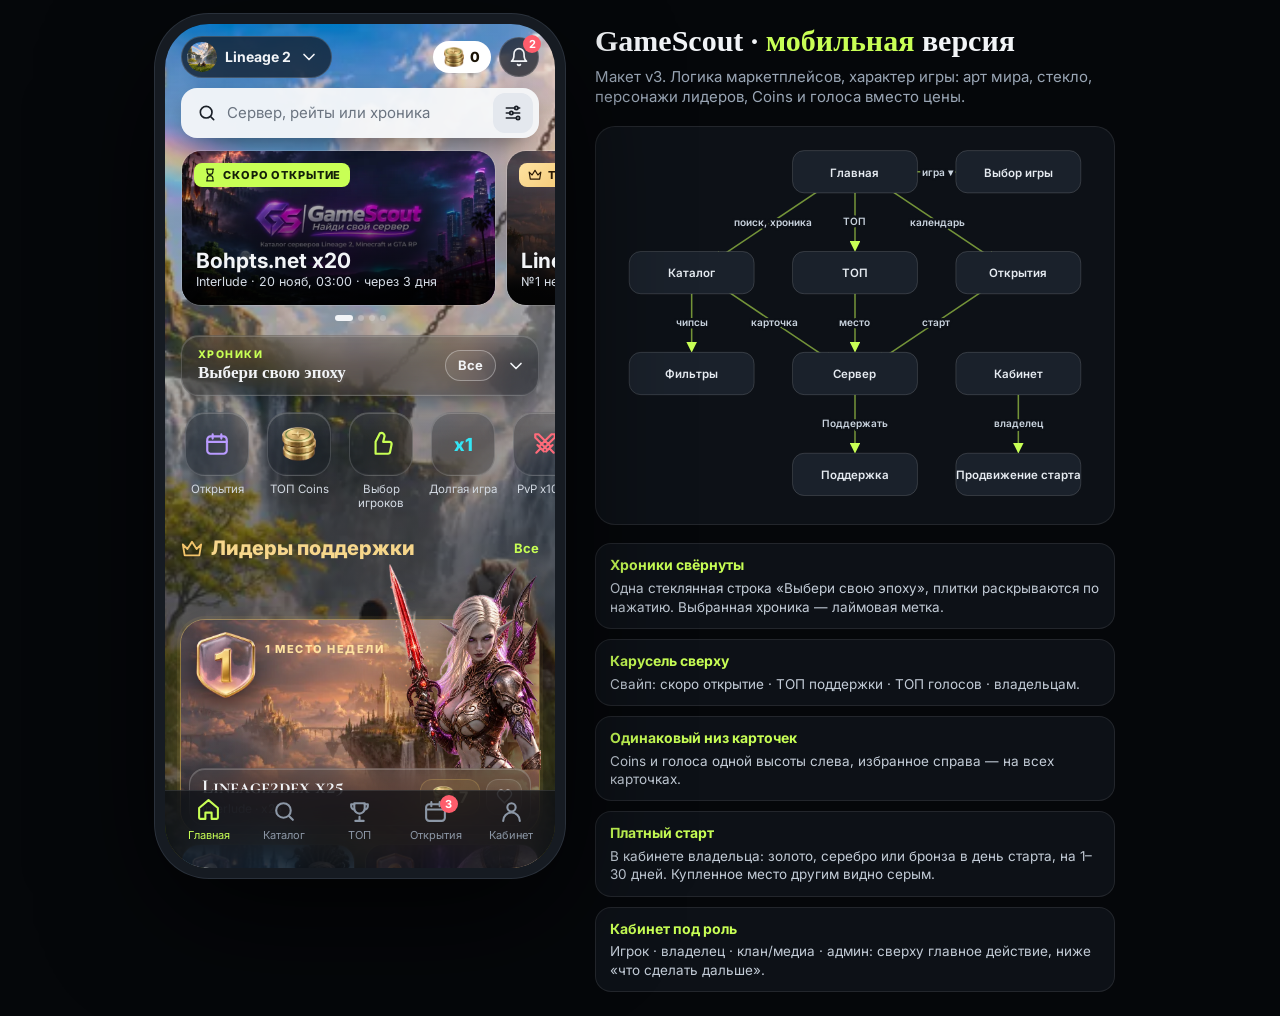
<file: mobile-ux/index.html>
<!doctype html>
<html lang="ru">
<head>
<meta charset="utf-8">
<meta name="viewport" content="width=device-width,initial-scale=1,viewport-fit=cover">
<meta name="robots" content="noindex,nofollow">
<meta name="theme-color" content="#0a0d12">
<title>GameScout · мобильная версия (макет v3)</title>
<link rel="preconnect" href="https://fonts.googleapis.com">
<link rel="preconnect" href="https://fonts.gstatic.com" crossorigin>
<link href="https://fonts.googleapis.com/css2?family=Inter:wght@400;500;600;700;800&family=Cormorant+SC:wght@600;700&display=swap" rel="stylesheet">
<style>
:root{--bg:#0a0d12;--ink:#f2f4f7;--muted:#9aa6b5;--line:#ffffff21;--lime:#c8ff55;--lime-ink:#14200a;--gold:#f2c46b;--coin:#f5e4bc;--red:#ff5d6c;--violet:#b99bff;
  --glass:#121820a6;--glass-hi:linear-gradient(150deg,#ffffff17,#ffffff04 55%)}
*{box-sizing:border-box;margin:0;padding:0;-webkit-tap-highlight-color:transparent}
html,body{height:100%;background:#05070a;color:var(--ink);font:400 14px/1.35 Inter,system-ui,sans-serif;overscroll-behavior:none}
button{font:inherit;color:inherit;background:none;border:0;cursor:pointer;text-align:inherit}
img{display:block;max-width:100%}
.ic{width:20px;height:20px;flex:none}

/* ===== stage: full screen everywhere except a wide desktop with a mouse ===== */
.stage{min-height:100%}
.phone{position:relative;width:100vw;height:100vh;height:100dvh;overflow:hidden;background:var(--bg)}
.side{display:none}
@media (min-width:1100px) and (pointer:fine){
  .stage{display:flex;gap:40px;align-items:flex-start;justify-content:center;padding:24px}
  .phone{width:390px;height:min(844px,calc(100vh - 48px));border-radius:44px;box-shadow:0 0 0 10px #161b22,0 0 0 11px #2a313b,0 40px 120px #000c;flex:none}
  .side{display:block;max-width:520px;flex:1}
}

/* ===== screens over the world art ===== */
.screen{position:absolute;inset:0;overflow-y:auto;overflow-x:hidden;scrollbar-width:none;padding-bottom:100px;transition:transform .32s cubic-bezier(.2,.8,.2,1),opacity .2s;
  background:linear-gradient(180deg,#0a0d1210 0%,#0a0d1259 45%,#0a0d12a6 80%,#0a0d12cc 100%),url(img/rainbow-768.webp) 42% 0/cover no-repeat,#0a0d12}
.screen::-webkit-scrollbar{display:none}
.screen.hidden{opacity:0;pointer-events:none}
.screen.off-r{transform:translateX(100%)} .screen.off-l{transform:translateX(-28%);opacity:0;pointer-events:none}
.screen.push{padding-bottom:110px}
#server.screen{background:#0a0d12}

/* glass material */
.g{background-color:#0a0e1452;background-image:linear-gradient(180deg,#ffffff17,#ffffff03 45%);-webkit-backdrop-filter:blur(18px) saturate(1.7) brightness(.92);backdrop-filter:blur(18px) saturate(1.7) brightness(.92);border:1px solid #ffffff29;box-shadow:inset 0 1px 0 #ffffff2e,inset 0 -1px 0 #ffffff0a,0 14px 30px -22px #000}

/* header */
.head{padding:12px 16px 0}
.toprow{display:flex;align-items:center;gap:8px}
.world-chip{display:flex;align-items:center;gap:8px;padding:5px 12px 5px 5px;border-radius:999px;font-weight:700;background:#0b0f15a8;border:1px solid #ffffff2b;-webkit-backdrop-filter:blur(12px);backdrop-filter:blur(12px)}
.world-chip img{width:30px;height:30px;border-radius:50%;object-fit:cover}
.grow{flex:1}
.pill-coins{display:flex;align-items:center;gap:6px;padding:6px 11px;border-radius:999px;background:#fff;color:#1b1406;font-weight:800}
.pill-coins img{width:20px;height:20px}
.icon-btn{position:relative;width:40px;height:40px;border-radius:50%;display:grid;place-items:center;background:#0b0f15a8;border:1px solid #ffffff2b;-webkit-backdrop-filter:blur(12px);backdrop-filter:blur(12px)}
.badge{position:absolute;top:-3px;right:-3px;min-width:18px;height:18px;padding:0 5px;border-radius:9px;background:var(--red);color:#fff;font:700 11px/18px Inter;text-align:center}
.search{margin-top:10px;width:100%;display:flex;align-items:center;gap:10px;height:50px;padding:0 6px 0 16px;border-radius:16px;background:#f6f8faf2;color:#1a1f27;box-shadow:0 10px 30px -12px #000a}
.search span{flex:1;color:#6b7480;font-size:15px}
.search .filter{width:40px;height:40px;border-radius:12px;display:grid;place-items:center;background:#e4e8ee}

/* promo carousel (swipe): opening · top support · top votes · owners */
.carousel{display:flex;gap:10px;overflow-x:auto;scroll-snap-type:x mandatory;padding:12px 16px 0;scrollbar-width:none}
.carousel::-webkit-scrollbar{display:none}
.promo{flex:0 0 88%;scroll-snap-align:center;height:156px;border-radius:20px;position:relative;overflow:hidden;padding:14px;display:flex;flex-direction:column;justify-content:flex-end;border:1px solid #ffffff26}
.promo img.bg{position:absolute;inset:0;width:100%;height:100%;object-fit:cover}
.promo::after{content:"";position:absolute;inset:0;background:linear-gradient(0deg,#000000f0 10%,#00000070 55%,#0000 85%)}
.promo>*:not(.bg){position:relative;z-index:2}
.promo .hero{position:absolute;right:6px;bottom:0;height:150px;width:auto;z-index:1;filter:drop-shadow(0 8px 16px #000c)}
.tag{align-self:flex-start;display:inline-flex;align-items:center;gap:6px;font:800 11px Inter;letter-spacing:.08em;text-transform:uppercase;padding:5px 9px;border-radius:8px;background:var(--lime);color:var(--lime-ink)}
.tag .ic{width:14px;height:14px}
.tag.gold{background:linear-gradient(140deg,#ffe3a1,#e2a43a);color:#2a1a05}
.tag.violet{background:#b99bff;color:#1a0c33}
.promo .tag{position:absolute;left:12px;top:12px}
.promo h3{font-size:21px;line-height:1.1}
.promo p{color:#d6dde6;font-size:12.5px;margin-top:2px}
.dots{display:flex;gap:5px;justify-content:center;margin-top:9px}.dots i{width:6px;height:6px;border-radius:3px;background:#ffffff40;transition:.2s}.dots i.on{width:18px;background:var(--ink)}

/* chronicles: one compact bar, the grid opens on tap */
.chron{margin:14px 16px 0;border-radius:18px;overflow:hidden}
.chron-bar{width:100%;display:flex;align-items:center;gap:10px;padding:12px 12px 12px 16px}
.chron-bar .k{font:800 10.5px Inter;letter-spacing:.14em;text-transform:uppercase;color:var(--lime)}
.chron-bar .t{font:700 17px Georgia,serif;margin-top:2px}
.chron-bar .cur{margin-left:auto;padding:6px 12px;border-radius:999px;border:1px solid #ffffff55;background:#ffffff12;font-weight:700;font-size:13px;white-space:nowrap}
.chron-bar .cur.on{background:var(--lime);color:var(--lime-ink);border-color:var(--lime)}
.chron-bar .chev{transition:transform .25s}
.chron.open .chev{transform:rotate(180deg)}
.chron-body{display:grid;grid-template-rows:0fr;transition:grid-template-rows .3s ease}
.chron.open .chron-body{grid-template-rows:1fr}
.chron-body>div{overflow:hidden}
.tiles{display:grid;grid-template-columns:repeat(3,1fr);gap:8px;padding:0 12px 12px}
.tile{position:relative;height:84px;border-radius:14px;overflow:hidden;padding:8px 9px;display:flex;align-items:flex-end;border:1px solid #ffffff24}
.tile img{position:absolute;inset:0;width:100%;height:100%;object-fit:cover;object-position:78% 18%}
.tile::after{content:"";position:absolute;inset:0;background:linear-gradient(0deg,#000d 8%,#0000 60%)}
.tile b{position:relative;z-index:1;font-size:13px;text-shadow:0 1px 3px #000}
.tile.on{outline:2px solid var(--lime);outline-offset:-2px}
.tile.all{background:#ffffff10;align-items:center;justify-content:center;text-align:center}
.tile.all::after{display:none}

/* shortcuts: equal tiles, lift + glow on hover/press, selected state */
.shortcuts{display:grid;grid-auto-flow:column;grid-auto-columns:72px;gap:10px;overflow-x:auto;padding:16px 16px 6px;scrollbar-width:none}
.shortcuts::-webkit-scrollbar{display:none}
.sc{display:flex;flex-direction:column;align-items:center;gap:7px;font-size:11.5px;line-height:1.2;color:#d7dee7;text-align:center}
.sc i{display:grid;place-items:center;width:64px;height:64px;border-radius:20px;font-style:normal;color:var(--c);transition:transform .22s cubic-bezier(.2,.9,.3,1.4),box-shadow .22s}
.sc i .ic{width:26px;height:26px}.sc i img{width:34px;height:34px}.sc i b{font:800 18px Inter}
.sc>span{height:28px;display:flex;align-items:flex-start;justify-content:center}
.sc:hover i,.sc:focus-visible i{transform:translateY(-4px) scale(1.04);box-shadow:inset 0 1px 0 #ffffff2a,0 0 0 1px color-mix(in srgb,var(--c) 55%,transparent),0 14px 26px -10px var(--c)}
.sc:active i,.sc.sel i{transform:translateY(-5px) scale(1.07);box-shadow:inset 0 1px 0 #ffffff2a,0 0 0 2px var(--c),0 16px 30px -10px var(--c)}
.sc.sel>span{color:var(--c);font-weight:700}

/* sections */
.sec{padding:18px 16px 0}
.sec-h{display:flex;align-items:center;justify-content:space-between;margin-bottom:10px}
.sec-h h2{display:flex;align-items:center;gap:8px;font-size:20px;font-weight:800}
.sec-h h2 .ic{width:22px;height:22px}
.sec-h a{color:var(--lime);font-weight:700;font-size:13px}
.h-gold{color:#f7d78c}.h-gold .ic{color:var(--gold)} .h-lime .ic{color:var(--lime)}
.name{font-family:"Cormorant SC",Georgia,serif;font-weight:700;font-size:18px;line-height:1.05}
.meta{color:var(--muted);font-size:12px;margin-top:3px}
.sub{color:var(--muted);font-size:12.5px}

/* one even footer for every card: [Coins][votes] ........ [heart] */
.foot{display:flex;align-items:center;gap:6px;margin-top:8px}
.st{display:inline-flex;align-items:center;justify-content:center;gap:5px;height:30px;min-width:52px;padding:0 9px;border-radius:10px;font:700 13px Inter;border:1px solid #ffffff1f;background:#ffffff0d;white-space:nowrap}
.st img{width:17px;height:17px}.st .ic{width:15px;height:15px}
.st.coin{color:var(--coin);border-color:#f2c46b38;background:#f2c46b14}
.st.vote{color:#eef7e6;border-color:#c8ff5533;background:#c8ff5510}.st.vote .ic{color:var(--lime)}
.st.big{height:36px;min-width:60px;font-size:16px;border-radius:12px}.st.big img{width:21px;height:21px}
.heart{margin-left:auto;width:36px;height:36px;border-radius:12px;display:grid;place-items:center;flex:none;background:#ffffff0f;border:1px solid #ffffff24;transition:transform .15s}
.heart .ic{width:17px;height:17px}
.heart.on{color:var(--red);border-color:#ff5d6c66;background:#ff5d6c1a}.heart.on svg{fill:currentColor}
.heart:active{transform:scale(.9)}

/* champion #1 with the character out of the frame */
.champ{position:relative;display:block;width:100%;height:214px;margin-top:58px;border-radius:24px;isolation:isolate;box-shadow:0 0 0 1px #f2c46b70,0 0 0 4px #f2c46b14,0 22px 60px -22px #f2c46bcc}
.champ .bg{position:absolute;inset:0;width:100%;height:100%;object-fit:cover;border-radius:24px;z-index:-2}
.champ::after{content:"";position:absolute;inset:0;border-radius:24px;background:linear-gradient(0deg,#0a0d12f0 6%,#0a0d1266 46%,#0000 70%);z-index:-1}
.champ .hero{position:absolute;right:-2px;bottom:64px;height:206px;width:auto;filter:drop-shadow(0 12px 22px #000c);pointer-events:none}
.champ .medal{position:absolute;left:12px;top:12px;width:66px;height:66px;filter:drop-shadow(0 6px 14px #000a)}
.champ .lbl{position:absolute;left:84px;top:22px;font:800 11px Inter;letter-spacing:.14em;text-transform:uppercase;color:#ffe3a1}
.champ .gbar{position:absolute;left:8px;right:8px;bottom:8px;display:flex;align-items:center;gap:10px;padding:8px 8px 8px 12px;border-radius:16px;background:linear-gradient(180deg,#ffffff1c,#ffffff06),#0a0e144d;-webkit-backdrop-filter:blur(16px) saturate(1.7);backdrop-filter:blur(16px) saturate(1.7);border:1px solid #ffffff33;box-shadow:inset 0 1px 0 #ffffff33}
.champ .gbar .gl{flex:1;min-width:0}.champ .gbar .foot{margin:0;gap:6px}.champ .gbar .heart{margin-left:0}
.champ .gbar .name{font-size:20px;white-space:nowrap;overflow:hidden;text-overflow:ellipsis}
.champ::after{background:linear-gradient(0deg,#0a0d12b3 4%,#0a0d1240 30%,#0000 55%)}
/* #2 and #3: art cropped to the character, everything readable at the bottom */
.duo{display:grid;grid-template-columns:1fr 1fr;gap:10px;margin-top:10px}
.place{position:relative;border-radius:18px;overflow:hidden;display:flex;flex-direction:column;justify-content:flex-end;height:206px;padding:8px;border:1px solid #ffffff26;isolation:isolate}
.place .bg{position:absolute;inset:0;width:100%;height:100%;object-fit:cover;z-index:-2}
.place.p2 .bg{object-position:66% 22%}.place.p3 .bg{object-position:70% 20%}
.place::after{content:"";position:absolute;inset:0;background:linear-gradient(0deg,#0a0d12f5 30%,#0a0d1240 62%,#0000 80%);z-index:-1}
.place .medal{position:absolute;left:8px;top:8px;width:42px;height:42px}
.place .name{font-size:16px}
.place .foot .st{min-width:44px;padding:0 7px;height:28px}
.place .foot .heart{width:32px;height:32px;border-radius:10px}

/* rails and feed */
.rail{display:flex;gap:10px;overflow-x:auto;padding:0 16px;margin:0 -16px;scrollbar-width:none}
.rail::-webkit-scrollbar{display:none}
.pod{flex:0 0 250px;border-radius:18px;overflow:hidden;position:relative}
.pod .art{height:116px;position:relative}
.pod .art img{width:100%;height:100%;object-fit:cover}
.pod .body{padding:10px 12px 12px}
.date{position:absolute;left:8px;top:8px;display:inline-flex;align-items:center;height:28px;padding:0 10px;border-radius:9px;font:800 12.5px Inter;background:#0b0f15c4;border:1px solid #ffffff2b;-webkit-backdrop-filter:blur(8px);backdrop-filter:blur(8px)}
.cd{color:var(--lime);font-weight:800;font-size:12.5px}
.feed{display:grid;grid-template-columns:1fr 1fr;gap:10px}
.card{border-radius:16px;overflow:hidden;position:relative;display:flex;flex-direction:column}
.card .ph{height:120px;position:relative}
.card .ph img{width:100%;height:100%;object-fit:cover;object-position:75% 22%}
.card .logo{position:absolute;left:8px;bottom:-14px;width:34px;height:34px;border-radius:10px;background:#0f141b;border:1px solid #ffffff2b;display:grid;place-items:center}
.card .body{padding:18px 10px 10px;display:flex;flex-direction:column;flex:1}
.card .name{font-size:16px}
.card .foot{margin-top:auto;padding-top:8px}
.card .foot .st{min-width:44px;padding:0 7px;height:28px;font-size:12.5px}
.card .foot .heart{width:32px;height:32px;border-radius:10px}

/* tab bar */
.tabbar{position:absolute;left:0;right:0;bottom:0;height:78px;padding:8px 6px calc(10px + env(safe-area-inset-bottom));display:flex;background:#0b0f15b8;border-top:1px solid #ffffff1c;-webkit-backdrop-filter:blur(22px) saturate(1.4);backdrop-filter:blur(22px) saturate(1.4);z-index:30}
.tab{flex:1;display:flex;flex-direction:column;align-items:center;gap:4px;font-size:11px;color:#8c97a6;position:relative;transition:color .2s}
.tab .ic{width:25px;height:25px;transition:transform .2s}
.tab.on{color:var(--lime)}.tab.on .ic{transform:translateY(-2px)}
.tab .badge{top:-4px;right:calc(50% - 22px)}

/* app bars, chips, rows */
.appbar{position:sticky;top:0;z-index:5;display:flex;align-items:center;gap:10px;padding:12px;background:#0a0d1259;-webkit-backdrop-filter:blur(18px);backdrop-filter:blur(18px);border-bottom:1px solid #ffffff17}
.appbar h2{font-size:18px;font-weight:800;flex:1;line-height:38px}
.back{width:38px;height:38px;border-radius:50%;display:grid;place-items:center;background:#ffffff14;border:1px solid #ffffff24}
.chips{display:flex;gap:8px;overflow-x:auto;padding:10px 12px;scrollbar-width:none}
.chips::-webkit-scrollbar{display:none}
.chip{flex:none;display:inline-flex;align-items:center;gap:6px;height:38px;padding:0 14px;border-radius:12px;font-weight:600;font-size:13px}
.chip.on{background:var(--lime)!important;color:var(--lime-ink);border-color:var(--lime)!important;box-shadow:none}
.result-h{display:flex;align-items:center;justify-content:space-between;padding:4px 16px 10px;color:var(--muted);font-size:13px}
.view-toggle{display:flex;border-radius:12px;padding:3px}
.view-toggle button{width:42px;height:36px;border-radius:9px;display:grid;place-items:center;color:var(--muted)}
.view-toggle button.on{background:#ffffff1f;color:var(--ink)}
.row{display:flex;align-items:center;gap:10px;padding:10px 12px;margin:0 12px 8px;border-radius:14px;width:calc(100% - 24px)}
.row.t1{background-image:linear-gradient(90deg,#f2c46b33,#f2c46b08 60%);border-color:#f2c46b80;box-shadow:inset 0 1px 0 #ffe3a133,0 10px 26px -16px #f2c46b}
.row.t2{background-image:linear-gradient(90deg,#cfd8e32b,#cfd8e306 60%);border-color:#cfd8e366}
.row.t3{background-image:linear-gradient(90deg,#d08a5a2e,#d08a5a06 60%);border-color:#d08a5a70}
.row.t1 .name{color:#ffe3a1}.row.t1 .rk img,.row.t2 .rk img,.row.t3 .rk img{width:36px;height:36px}
.row .rk{width:30px;font:800 17px Inter;color:var(--muted);text-align:center;flex:none}
.row .rk img{width:32px;height:32px}
.row .lg{width:40px;height:40px;border-radius:12px;background:#0f141b;border:1px solid #ffffff2b;display:grid;place-items:center;flex:none}
.row .mid{flex:1;min-width:0}
.row .name{font-size:16px;white-space:nowrap;overflow:hidden;text-overflow:ellipsis}
.row .end{display:flex;gap:6px;align-items:center}
.seg{display:grid;grid-template-columns:1fr 1fr;gap:4px;margin:12px 16px 0;padding:4px;border-radius:14px}
.seg button{height:40px;border-radius:11px;font-weight:700;font-size:13.5px;color:var(--muted);text-align:center;border:0}
.seg button.on{background:var(--lime);color:var(--lime-ink);box-shadow:0 6px 16px -8px var(--lime)}

/* openings */
.dates{display:flex;gap:8px;overflow-x:auto;padding:12px 16px 4px;scrollbar-width:none}
.dates::-webkit-scrollbar{display:none}
.dt{flex:0 0 56px;height:68px;border-radius:14px;display:flex;flex-direction:column;align-items:center;justify-content:center;gap:2px;position:relative}
.dt small{color:var(--muted);font-size:11px}.dt b{font-size:19px}
.dt.on{background:var(--lime)!important;color:var(--lime-ink);border-color:var(--lime)!important}.dt.on small{color:#2d4310}
.dt i{position:absolute;bottom:6px;width:5px;height:5px;border-radius:50%;background:var(--violet)}
.day-h{display:flex;align-items:baseline;gap:8px;padding:16px 16px 8px}.day-h b{font-size:17px}
.op{display:block;margin:0 16px 10px;border-radius:18px;overflow:hidden;width:calc(100% - 32px);position:relative}
.op .cover{height:128px;position:relative}
.op .cover img{width:100%;height:100%;object-fit:cover}
.op .when{position:absolute;left:10px;top:10px;padding:6px 10px;border-radius:12px;background:#0b0f15c4;border:1px solid #ffffff2b;font-weight:800;font-size:18px;-webkit-backdrop-filter:blur(8px);backdrop-filter:blur(8px)}
.op .when small{font-size:12px;font-weight:600;color:var(--muted)}
.op .cdb{position:absolute;right:10px;bottom:10px;padding:6px 10px;border-radius:10px;background:var(--lime);color:var(--lime-ink);font-weight:800;font-size:13px}
.op .body{padding:10px 12px 12px;display:flex;align-items:center;gap:10px}
.op.promoted{box-shadow:0 0 0 1.5px #f2c46b,0 18px 44px -18px #f2c46bb0}
.op .flag{position:absolute;right:10px;top:10px;z-index:2}
.op.silver{box-shadow:0 0 0 1.5px #cfd8e3aa,0 16px 40px -20px #cfd8e399}
.owner-cta{margin:4px 16px 0;padding:14px;border-radius:18px;display:flex;gap:12px;align-items:center;background:radial-gradient(120% 140% at 0 0,#f2c46b30,transparent 60%),#121820b3;border:1px solid #f2c46b55;-webkit-backdrop-filter:blur(14px);backdrop-filter:blur(14px)}
.owner-cta b{font-size:15px}.owner-cta p{color:#e7d6ae;font-size:12.5px;margin-top:2px}

/* buttons */
.btn{display:inline-flex;align-items:center;justify-content:center;gap:8px;height:48px;padding:0 16px;border-radius:14px;font-weight:800;font-size:14.5px;transition:transform .12s}
.btn:active{transform:scale(.97)}
.btn .ic{width:18px;height:18px}
.btn.lime{background:var(--lime);color:var(--lime-ink)}
.btn.gold{background:linear-gradient(140deg,#f6d27c,#d39a33);color:#2a1a05}
.btn.dark{background:#ffffff12;border:1px solid #ffffff2b}
.btn.sm{height:38px;padding:0 12px;font-size:13px;border-radius:12px}

/* server */
.hero2{position:relative;height:300px}
.hero2 img.bg{width:100%;height:100%;object-fit:cover;object-position:60% 30%}
.hero2::after{content:"";position:absolute;inset:0;background:linear-gradient(180deg,#0006 0%,transparent 30%,#0a0d12 98%)}
.hero2 .bar{position:absolute;top:12px;left:12px;right:12px;display:flex;gap:8px;z-index:2}
.hero2 .bar .back,.hero2 .bar .heart{margin:0;background:#0009;-webkit-backdrop-filter:blur(6px);backdrop-filter:blur(6px);border-radius:50%;width:38px;height:38px}
.hero2 .placebadge{position:absolute;left:16px;bottom:14px;z-index:2;display:flex;align-items:center;gap:8px}
.hero2 .placebadge img{width:56px;height:56px}
.hero2 .placebadge b{font-size:13px;color:var(--gold);text-transform:uppercase;letter-spacing:.08em}
.hero2 .placebadge span{display:block;font-size:12px;color:#d7dee7}
.title{padding:6px 16px 0}
.title h1{font-family:"Cormorant SC",Georgia,serif;font-size:32px;line-height:1}
.tags{display:flex;gap:6px;flex-wrap:wrap;margin-top:8px}
.tg{padding:5px 9px;border-radius:9px;background:#ffffff12;border:1px solid #ffffff24;font-size:12px;font-weight:600}
.kpis{display:grid;grid-template-columns:repeat(4,1fr);gap:8px;padding:14px 16px 0}
.kpi{border-radius:14px;padding:9px 8px;text-align:center}
.kpi b{display:block;font-size:18px}.kpi small{color:var(--muted);font-size:11px}
.kpi.coin b{color:var(--coin)}.kpi.vote b{color:var(--lime)}
.stabs{display:flex;gap:18px;padding:16px 16px 0;border-bottom:1px solid #ffffff17;position:sticky;top:0;background:#0a0d12;z-index:3}
.stabs button{padding:10px 0;font-weight:700;color:var(--muted);border-bottom:2px solid transparent}
.stabs button.on{color:var(--ink);border-color:var(--lime)}
.info{padding:12px 16px 0}
.info .box{border-radius:16px;padding:12px 14px;margin-bottom:10px}
.info dl{display:grid;grid-template-columns:auto 1fr;gap:8px 14px;font-size:13.5px}
.info dt{color:var(--muted)}
.actionbar{position:absolute;left:0;right:0;bottom:0;padding:10px 12px calc(12px + env(safe-area-inset-bottom));display:flex;gap:8px;background:#0b0f15c4;border-top:1px solid #ffffff1c;-webkit-backdrop-filter:blur(22px);backdrop-filter:blur(22px);z-index:30}
.actionbar .btn{flex:1}
.actionbar .btn.vote{flex:0 0 auto}
@media (max-width:370px){.actionbar{gap:6px;padding-inline:8px}.actionbar .btn{padding:0 10px;font-size:13.5px}.actionbar .btn.vote .t{display:none}}

/* cabinet */
.role{display:flex;gap:6px;overflow-x:auto;padding:12px 16px 0;scrollbar-width:none}
.role::-webkit-scrollbar{display:none}
.me{display:flex;align-items:center;gap:12px;padding:14px 16px 0}
.ava{width:54px;height:54px;border-radius:18px;background:linear-gradient(140deg,#8b5cf6,#34e6f5);display:grid;place-items:center;font-weight:800;font-size:21px}
.wallet{margin:12px 16px 0;border-radius:20px;padding:14px 16px;background-image:radial-gradient(120% 140% at 0 0,#f2c46b33,transparent 60%),var(--glass-hi)!important;border-color:#f2c46b4d!important}
.wallet .sum{display:flex;align-items:center;gap:10px;margin:4px 0 10px}
.wallet .sum img{width:36px;height:36px}.wallet .sum b{font-size:28px;color:var(--coin)}
.next{margin:12px 16px 0;border-radius:18px;padding:12px 14px}
.next h4{font-size:13px;color:var(--muted);text-transform:uppercase;letter-spacing:.08em;margin-bottom:6px}
.task{display:flex;align-items:center;gap:10px;padding:9px 0;border-top:1px solid #ffffff12}
.task:first-of-type{border-top:0}
.task .ck{width:24px;height:24px;border-radius:8px;border:1.5px solid #ffffff40;display:grid;place-items:center;flex:none}
.task .ck .ic{width:16px;height:16px}
.task .ck.done{background:var(--lime);border-color:var(--lime);color:var(--lime-ink)}
.task span{flex:1}.task em{font-style:normal;color:var(--lime);font-weight:700;font-size:13px}
.grid2{display:grid;grid-template-columns:1fr 1fr;gap:8px;padding:12px 16px 0}
.gi{border-radius:16px;padding:12px;min-height:80px;display:flex;flex-direction:column;justify-content:space-between}
.gi b{display:flex;align-items:center;gap:8px;font-size:14px}.gi b .ic{color:var(--c,var(--lime))}
.gi small{color:var(--muted)}
.list{margin:12px 16px 0;border-radius:16px;overflow:hidden}
.li{display:flex;align-items:center;gap:12px;padding:14px;border-bottom:1px solid #ffffff12;width:100%}
.li:last-child{border-bottom:0}.li span{flex:1}.li em{font-style:normal;color:var(--muted);font-size:13px}
.stats{margin:12px 16px 0;border-radius:18px;padding:12px 14px}
.stats-h{display:flex;align-items:center;justify-content:space-between}.stats-h h4{font-size:12px;color:var(--muted);text-transform:uppercase;letter-spacing:.1em}
.demo{font:700 10.5px Inter;padding:3px 7px;border-radius:7px;background:#b99bff26;color:#d8c8ff}
.kp4{display:grid;grid-template-columns:repeat(4,1fr);gap:6px;margin:10px 0 6px}.kp4 div{text-align:center}.kp4 b{display:block;font-size:17px}.kp4 small{color:var(--muted);font-size:10.5px;line-height:1.15;display:block}
.spark{width:100%;height:64px;display:block}
.place-line{font-size:12.5px;color:var(--muted);margin-top:4px}.place-line b{color:var(--lime)}
.promo-start{margin:10px 16px 0;width:calc(100% - 32px);display:flex;align-items:center;gap:12px;padding:14px;border-radius:18px;border-color:#f2c46b66!important;background-image:radial-gradient(120% 160% at 0 0,#f2c46b38,transparent 60%),linear-gradient(180deg,#ffffff14,#ffffff03)!important}
.promo-start b{font-size:15.5px}.promo-start small{display:block;color:#e7d6ae;font-size:12.5px}
.ps-ic{width:42px;height:42px;border-radius:14px;display:grid;place-items:center;background:linear-gradient(140deg,#ffe3a1,#d39a33);color:#2a1a05;flex:none}
.srvcard{margin:12px 16px 0;border-radius:18px;padding:12px;display:flex;gap:12px;align-items:center}
.srvcard img{width:58px;height:58px}
.srvcard .gap{color:#ffe3a1;font-size:12.5px;margin-top:2px}

/* sheets: glass, not flat blue */
.scrim{position:absolute;inset:0;background:#000000a6;opacity:0;pointer-events:none;transition:opacity .25s;z-index:40}
.scrim.on{opacity:1;pointer-events:auto}
.sheet{position:absolute;left:0;right:0;bottom:0;max-height:90%;overflow-y:auto;border-radius:26px 26px 0 0;transform:translateY(105%);transition:transform .32s cubic-bezier(.2,.8,.2,1);z-index:41;padding:8px 16px calc(18px + env(safe-area-inset-bottom));
  background:linear-gradient(180deg,#ffffff1a,#ffffff05 30%),#0b0f16b8;-webkit-backdrop-filter:blur(26px) saturate(1.3);backdrop-filter:blur(26px) saturate(1.3);border-top:1px solid #ffffff33;box-shadow:inset 0 1px 0 #ffffff26}
.sheet.on{transform:none}
.grab{width:44px;height:5px;border-radius:3px;background:#ffffff40;margin:4px auto 12px}
.sheet h3{font-size:20px;font-weight:800;margin-bottom:12px}
.worlds{display:grid;gap:10px}
.wc{position:relative;width:100%;aspect-ratio:16/9;max-height:190px;border-radius:18px;overflow:hidden;padding:14px;display:flex;flex-direction:column;justify-content:flex-end;border:1px solid #ffffff26;isolation:isolate}
.wc img{position:absolute;inset:0;width:100%;height:100%;object-fit:cover;z-index:-2}
.wc::after{content:"";position:absolute;inset:0;background:linear-gradient(0deg,#000d 8%,#0000 60%);z-index:-1}
.wc b{font-size:20px}.wc small{color:#d6dde6}
.wc.on{box-shadow:0 0 0 2px var(--lime)}
.wc .ok{position:absolute;right:12px;top:12px;width:30px;height:30px;border-radius:50%;background:var(--lime);color:var(--lime-ink);display:grid;place-items:center}
.wc .ok .ic{width:18px;height:18px}
.lab{font-size:12px;color:var(--muted);text-transform:uppercase;letter-spacing:.1em}
.tiers{display:grid;gap:8px;margin-top:8px}
.tier{display:flex;align-items:center;gap:12px;width:100%;padding:12px 14px;border-radius:16px;text-align:left}
.tier .md{width:44px;height:44px;flex:none}
.tier b{font-size:15px}.tier small{display:block;color:var(--muted);font-size:12px}
.tier .pr{margin-left:auto;text-align:right;font-weight:800;white-space:nowrap}.tier .pr small{font-weight:600}
.tier.gold{border-color:#f2c46b88!important;background-image:linear-gradient(90deg,#f2c46b2e,#f2c46b05 60%),linear-gradient(180deg,#ffffff12,#ffffff03)!important}
.tier.silver{border-color:#cfd8e377!important}
.tier.bronze{border-color:#d08a5a88!important}
.tier.on{box-shadow:0 0 0 2px var(--lime),0 12px 30px -16px var(--lime)}
.tier.taken{opacity:.45;filter:grayscale(1);pointer-events:auto}
.tier.taken .pr{color:var(--muted)}
.total{margin:16px 16px 10px;border-radius:18px;padding:12px 12px 12px 16px;display:flex;align-items:center;gap:12px}
.total>div{flex:1}.total b{display:block;font-size:24px;color:var(--coin)}
.fgroup{margin-bottom:16px}.fgroup h4{font-size:12px;color:var(--muted);text-transform:uppercase;letter-spacing:.1em;margin-bottom:8px}
.fwrap{display:flex;flex-wrap:wrap;gap:8px}
.stepper{display:flex;align-items:center;justify-content:space-between;border-radius:18px;padding:10px}
.stepper button{width:48px;height:48px;border-radius:14px;background:#ffffff14;font-size:24px;display:grid;place-items:center;text-align:center}
.stepper .v{display:flex;align-items:center;gap:10px}.stepper .v img{width:42px;height:42px}.stepper .v b{font-size:34px;color:var(--coin)}
.to1{width:100%;display:flex;align-items:center;gap:10px;padding:12px 14px;border-radius:16px;border:1.5px solid var(--lime);background:#c8ff5514;text-align:left}
.to1 b{font-size:15px}.to1 small{display:block;color:#cfe2b4;font-size:12px}
.to1 .p{margin-left:auto;font:800 16px Inter;color:var(--lime);white-space:nowrap}
.quick{display:grid;grid-template-columns:repeat(4,1fr);gap:6px;margin:10px 0}
.quick button{height:42px;border-radius:12px;font-weight:800;text-align:center;display:grid;place-items:center}
.quick button.on{background:var(--lime)!important;color:var(--lime-ink);border-color:var(--lime)!important}
.forecast{display:grid;grid-template-columns:1fr auto 1fr;align-items:center;gap:8px;border-radius:16px;padding:12px;margin:4px 0 12px}
.forecast div{text-align:center}.forecast small{color:var(--muted);font-size:11px;text-transform:uppercase;letter-spacing:.08em}
.forecast b{display:block;font-size:30px}.forecast .after b{color:var(--lime)}
.pay{border-radius:16px;overflow:hidden;margin-bottom:12px}
.pm{display:flex;align-items:center;gap:12px;width:100%;padding:12px 14px;border-bottom:1px solid #ffffff12}
.pm:last-child{border-bottom:0}
.pm .r{width:20px;height:20px;border-radius:50%;border:2px solid #ffffff55;flex:none}
.pm.on .r{border:6px solid var(--lime)}
.pm>span:nth-child(2){flex:1}.pm small{color:var(--muted);font-size:12px;display:block}
.pm .soon{font:700 11px Inter;padding:3px 7px;border-radius:7px;background:#b99bff26;color:#d8c8ff}
.pm.dis{opacity:.62}
.note{color:var(--muted);font-size:12px;margin-top:8px}
.pkg{display:flex;gap:12px;align-items:center;width:100%;padding:12px 14px;border-radius:16px;margin-bottom:8px}
.pkg b{font-size:15px}.pkg small{display:block;color:var(--muted);font-size:12px}
.pkg .p{margin-left:auto;font-weight:800;color:var(--coin);white-space:nowrap;font-size:12.5px}
.pkg.on{box-shadow:0 0 0 1.5px var(--gold)}
.toast{position:absolute;left:50%;bottom:96px;transform:translate(-50%,20px);opacity:0;padding:10px 14px;border-radius:12px;background:#f2f4f7;color:#0b0e13;font-weight:700;font-size:13px;transition:.25s;z-index:60;max-width:90%;text-align:center}
.toast.on{opacity:1;transform:translate(-50%,0)}
.mapbtn{position:absolute;right:12px;bottom:calc(90px + env(safe-area-inset-bottom));z-index:35;height:34px;padding:0 12px;border-radius:999px;background:var(--lime);color:var(--lime-ink);font-weight:800;font-size:12.5px;box-shadow:0 6px 20px #0008}
.scrim.on~.mapbtn{display:none}
@media (min-width:1100px) and (pointer:fine){.mapbtn{display:none}}

/* desktop side */
.side h1{font:700 30px/1.1 Georgia,serif}.side h1 b{color:var(--lime)}
.side p.lead{color:var(--muted);margin:10px 0 18px;font-size:15px}
.flow{border-radius:20px;background:#0d1117;border:1px solid #ffffff17;padding:14px}
.flow svg{width:100%;height:auto}
.flow .n{cursor:pointer}.flow .n rect{fill:#1a212b;stroke:#ffffff26}.flow .n:hover rect{stroke:var(--lime)}
.flow text{fill:#e6ebf1;font:600 12px Inter}
.flow .lbl{fill:#c9d3de;font:600 10.5px Inter;paint-order:stroke;stroke:#0d1117;stroke-width:5px;stroke-linejoin:round}
.why{margin-top:18px;display:grid;gap:10px}
.why div{border-radius:16px;background:#0d1117;border:1px solid #ffffff17;padding:12px 14px}
.why b{color:var(--lime)}.why p{color:#c3ccd7;font-size:13.5px;margin-top:4px}
</style>
</head>
<body>
<div class="stage">
<div class="phone" id="phone">

<!-- ======================= HOME ======================= -->
<section class="screen" id="home">
  <div class="head">
    <div class="toprow">
      <button class="world-chip" data-sheet="worlds" aria-label="Сменить игру"><img src="img/rainbow-768.webp" alt="">Lineage 2 <span data-i="chev"></span></button>
      <span class="grow"></span>
      <button class="pill-coins" data-go="profile"><img src="img/coin-stack-96.webp" alt="">0</button>
      <button class="icon-btn" data-toast="Уведомления: «вас обогнали», напоминания о стартах" aria-label="Уведомления"><span data-i="bell"></span><span class="badge">2</span></button>
    </div>
    <button class="search" data-go="catalog"><span data-i="search"></span><span>Сервер, рейты или хроника</span><i class="filter" data-sheet="filters"><span data-i="sliders"></span></i></button>
  </div>

  <div class="carousel" id="promos">
    <button class="promo" data-go="openings"><img class="bg" src="img/openings-cover.webp" alt=""><span class="tag"><span data-i="hour"></span>Скоро открытие</span><h3>Bohpts.net x20</h3><p>Interlude · 20 нояб, 03:00 · через 3 дня</p></button>
    <button class="promo" data-go="top"><img class="bg" src="img/l2-top1-bg-800.webp" alt=""><img class="hero" src="img/l2-top3-hero-300.webp" alt=""><span class="tag gold"><span data-i="crown"></span>ТОП поддержки</span><h3>Lineage2dex x25</h3><p>№1 недели · 7 Coins</p></button>
    <button class="promo" data-go="top" data-seg="votes"><img class="bg" src="img/l2-people1-800.webp" alt=""><img class="hero" src="img/l2-people1-hero-600.webp" alt=""><span class="tag"><span data-i="thumb"></span>ТОП голосов</span><h3>La2.by x10</h3><p>Выбор игроков · 17 голосов</p></button>
    <button class="promo" data-go="profile" data-role="owner"><img class="bg" src="img/falls-768.webp" alt=""><span class="tag violet"><span data-i="castle"></span>Владельцам</span><h3>Добавь свой сервер</h3><p>Бесплатно · продвижение старта и ТОП за Coins</p></button>
  </div>
  <div class="dots" id="dots"><i class="on"></i><i></i><i></i><i></i></div>

  <div class="chron g" id="chron">
    <button class="chron-bar" data-chron-toggle><span><div class="k">Хроники</div><div class="t">Выбери свою эпоху</div></span><span class="cur" id="chronCur">Все</span><span class="chev" data-i="chev"></span></button>
    <div class="chron-body"><div><div class="tiles">
      <button class="tile all on" data-chron=""><b>Все<br>серверы</b></button>
      <button class="tile" data-chron="Interlude"><img src="img/chronicle-interlude-approved-v1-400.webp" alt=""><b>Interlude</b></button>
      <button class="tile" data-chron="High Five"><img src="img/chronicle-high-five-approved-v1-400.webp" alt=""><b>High Five</b></button>
      <button class="tile" data-chron="Essence"><img src="img/chronicle-classic-approved-v1-400.webp" alt=""><b>Essence</b></button>
      <button class="tile" data-chron="Classic"><img src="img/chronicle-classic-dwarf-v2-400.webp" alt=""><b>Classic</b></button>
      <button class="tile" data-chron="Gracia"><img src="img/chronicle-gracia-approved-v1-400.webp" alt=""><b>Gracia</b></button>
    </div></div></div>
  </div>

  <div class="shortcuts" id="shortcuts">
    <button class="sc" data-go="openings"><i class="g" style="--c:#b99bff"><span data-i="cal"></span></i><span>Открытия</span></button>
    <button class="sc" data-go="top"><i class="g" style="--c:#f2c46b"><img src="img/coin-stack-96.webp" alt=""></i><span>ТОП Coins</span></button>
    <button class="sc" data-go="top" data-seg="votes"><i class="g" style="--c:#c8ff55"><span data-i="thumb"></span></i><span>Выбор игроков</span></button>
    <button class="sc" data-go="catalog" data-filter="x1–x5"><i class="g" style="--c:#34e6f5"><b>x1</b></i><span>Долгая игра</span></button>
    <button class="sc" data-go="catalog" data-filter="x100+"><i class="g" style="--c:#ff6b7a"><span data-i="swords"></span></i><span>PvP x100+</span></button>
    <button class="sc" data-toast="Кланы: рейтинг и набор"><i class="g" style="--c:#d68cff"><span data-i="shield"></span></i><span>Кланы</span></button>
    <button class="sc" data-toast="Медиа: видео и стримы"><i class="g" style="--c:#ff9f43"><span data-i="play"></span></i><span>Медиа</span></button>
  </div>

  <div class="sec">
    <div class="sec-h"><h2 class="h-gold"><span data-i="crown"></span>Лидеры поддержки</h2><a data-go="top">Все</a></div>
    <div id="homeChamp"></div>
  </div>

  <div class="sec">
    <div class="sec-h"><h2 class="h-lime"><span data-i="hour"></span>Скоро открытие</h2><a data-go="openings">Календарь</a></div>
    <div class="rail">
      <button class="pod g" data-go="server"><div class="art"><img src="img/openings-cover.webp" alt=""><span class="date">20 нояб · 03:00</span></div><div class="body"><div class="name">Bohpts.net x20</div><div class="meta">Interlude · рейты x20</div><div class="foot"><span class="cd">через 3 д 02 ч</span><span class="heart" data-fav><span data-i="heart"></span></span></div></div></button>
      <button class="pod g" data-go="server"><div class="art"><img src="img/openings-cover.webp" alt=""><span class="date">20 нояб · 21:30</span></div><div class="body"><div class="name">L2epic.fail x10</div><div class="meta">Interlude · XP x10, SP x9</div><div class="foot"><span class="cd">через 3 д 20 ч</span><span class="heart" data-fav><span data-i="heart"></span></span></div></div></button>
      <button class="pod g" data-go="server"><div class="art"><img src="img/openings-cover.webp" alt=""><span class="date">4 дек · 03:00</span></div><div class="body"><div class="name">Baza x1</div><div class="meta">Goddess of Destruction · x1</div><div class="foot"><span class="cd">через 17 д</span><span class="heart" data-fav><span data-i="heart"></span></span></div></div></button>
    </div>
  </div>

  <div class="sec">
    <div class="sec-h"><h2 class="h-lime"><span data-i="thumb"></span>Выбор игроков</h2><a data-go="top" data-seg="votes">Все</a></div>
    <div class="feed" id="homeFeed"></div>
  </div>
</section>

<!-- ======================= CATALOG ======================= -->
<section class="screen hidden" id="catalog">
  <div class="appbar"><button class="search" style="margin:0;flex:1;height:44px" data-toast="Поиск по названию, рейтам и хронике"><span data-i="search"></span><span>Сервер, рейты или хроника</span></button></div>
  <div class="chips">
    <button class="chip g" data-sheet="filters"><span data-i="sliders"></span>Фильтры</button>
    <button class="chip g" id="chipChron" data-sheet="filters">Хроника ▾</button>
    <button class="chip g" data-sheet="filters">Рейты ▾</button>
    <button class="chip g" data-sheet="sort">Общий топ ▾</button>
    <button class="chip g" data-sheet="filters">Язык ▾</button>
  </div>
  <div class="result-h"><span id="catCount">137 серверов</span><div class="view-toggle g"><button class="on" data-view="list" aria-label="Список"><span data-i="list"></span></button><button data-view="grid" aria-label="Плитка"><span data-i="grid"></span></button></div></div>
  <div id="catList"></div>
</section>

<!-- ======================= TOP ======================= -->
<section class="screen hidden" id="top">
  <div class="appbar"><h2>ТОП Lineage 2</h2><button class="icon-btn" data-sheet="worlds" aria-label="Игра" style="width:36px;height:36px"><img src="img/rainbow-768.webp" alt="" style="width:26px;height:26px;border-radius:50%;object-fit:cover"></button></div>
  <div class="seg g"><button class="on" data-segbtn="coins">Поддержка · Coins</button><button data-segbtn="votes">Выбор игроков</button></div>
  <div class="sec" style="padding-top:0"><div id="topChamp"></div></div>
  <div class="owner-cta" style="margin-top:14px"><img src="img/coin-stack-96.webp" alt="" style="width:40px;height:40px"><div style="flex:1"><b>Хочешь свой сервер в ТОП-1?</b><p>Сразу видно, сколько Coins нужно и какое будет место</p></div><button class="btn gold sm" data-sheet="support">В ТОП-1</button></div>
  <div style="padding-top:12px" id="topList"></div>
</section>

<!-- ======================= OPENINGS ======================= -->
<section class="screen hidden" id="openings">
  <div class="appbar"><h2>Открытия</h2><button class="chip g" data-sheet="filters" style="height:34px">Interlude ▾</button></div>
  <div class="dates" id="dates"></div>
  <div class="day-h"><b>20 ноября</b><span class="sub">2 старта</span></div>
  <button class="op g promoted" data-go="server"><span class="tag gold flag"><span data-i="crown"></span>1-е место старта</span><div class="cover"><img src="img/openings-cover.webp" alt=""><span class="when">03:00 <small>МСК</small></span><span class="cdb">3 д 02:42</span></div><div class="body"><div style="flex:1;min-width:0"><div class="name">Bohpts.net x20</div><div class="meta">Interlude · рейты x20</div></div><span class="btn dark sm" data-toast="Напомним в Telegram за час до старта"><span data-i="bell"></span>Напомнить</span></div></button>
  <button class="op g silver" data-go="server"><span class="tag flag" style="background:#dfe6ee;color:#1d2530"><span data-i="crown"></span>2-е место старта</span><div class="cover" style="height:110px"><img src="img/openings-cover.webp" alt=""><span class="when">21:30 <small>МСК</small></span><span class="cdb">3 д 20:42</span></div><div class="body"><div style="flex:1;min-width:0"><div class="name">L2epic.fail x10</div><div class="meta">Interlude · XP x10, SP x9</div></div><span class="btn dark sm" data-toast="Напомним в Telegram за час до старта"><span data-i="bell"></span>Напомнить</span></div></button>
  <div class="day-h"><b>4 декабря</b><span class="sub">1 старт</span></div>
  <button class="op g" data-go="server"><div class="cover" style="height:96px"><img src="img/openings-cover.webp" alt=""><span class="when">03:00 <small>МСК</small></span><span class="cdb">17 д</span></div><div class="body"><div style="flex:1;min-width:0"><div class="name">Baza x1</div><div class="meta">Goddess of Destruction · x1</div></div><span class="btn dark sm" data-toast="Напомним в Telegram за час до старта"><span data-i="bell"></span>Напомнить</span></div></button>
  <p class="note" style="padding:4px 16px">В один день первыми идут оплаченные места старта: золото, серебро, бронза. Остальные — по числу включённых напоминаний, затем по голосам.</p>
</section>

<!-- ======================= CABINET ======================= -->
<section class="screen hidden" id="profile">
  <div class="me"><div class="ava">GS</div><div style="flex:1"><b style="font-size:18px">Game Scout</b><div class="sub" id="roleSub">Игрок · вход через Google</div></div><button class="icon-btn" data-toast="Настройки аккаунта" aria-label="Настройки"><span data-i="gear"></span></button></div>
  <div class="role" id="roles"><button class="chip g on" data-role="player">Игрок</button><button class="chip g" data-role="owner">Владелец сервера</button><button class="chip g" data-role="clan">Клан / медиа</button><button class="chip g" data-role="admin">Админ</button></div>
  <div id="cab"></div>
</section>

<!-- ======================= FAVORITES / SERVER (pushed) ======================= -->
<section class="screen push off-r" id="favorites">
  <div class="appbar"><button class="back" data-back aria-label="Назад"><span data-i="left"></span></button><h2>Избранное</h2></div>
  <div class="sec"><div class="feed" id="favFeed"></div></div>
</section>

<section class="screen push off-r" id="server">
  <div class="hero2"><img class="bg" src="img/tower2-768.webp" alt="">
    <div class="bar"><button class="back" data-back aria-label="Назад"><span data-i="left"></span></button><span class="grow"></span><button class="heart" data-toast="Ссылка скопирована" aria-label="Поделиться"><span data-i="share"></span></button><button class="heart" data-fav aria-label="В избранное"><span data-i="heart"></span></button></div>
    <div class="placebadge"><img src="img/medal-2-glass-192.webp" alt=""><div><b>2 место</b><span>Рейтинг поддержки</span></div></div>
  </div>
  <div class="title"><h1>La2Era Aurora</h1><div class="tags"><span class="tg">High Five</span><span class="tg">x3</span><span class="tg">RU</span><span class="tg">старт GameScout</span></div></div>
  <div class="kpis"><div class="kpi g"><b>—</b><small>онлайн</small></div><div class="kpi g vote"><b>0</b><small>голосов</small></div><div class="kpi g coin"><b>6</b><small>Coins</small></div><div class="kpi g"><b>#2</b><small>место</small></div></div>
  <div class="stabs"><button class="on">Обзор</button><button data-toast="Рейты: опыт, SP, адена, дроп">Рейты</button><button data-toast="Кланы на сервере">Кланы</button><button data-toast="Видео и стримы">Медиа</button></div>
  <div class="info">
    <div class="box g"><b>О сервере</b><p style="margin-top:6px;font-size:13.5px;color:#c3ccd7">Сервер Lineage 2 · High Five, рейты x3. Описание и ссылки ведёт владелец после подтверждения.</p></div>
    <div class="box g"><dl><dt>Хроника</dt><dd>High Five</dd><dt>Рейты</dt><dd>x3</dd><dt>Онлайн</dt><dd>нет свежего замера</dd><dt>Сайт</dt><dd style="color:var(--lime)">сайт проекта ›</dd></dl></div>
    <div class="box g" style="display:flex;gap:10px;align-items:center"><span style="color:var(--lime)" data-i="shield"></span><div style="flex:1"><b>Это ваш сервер?</b><div class="sub">Подтвердите права и ведите карточку сами</div></div><span class="btn dark sm" data-go="profile" data-role="owner">Подтвердить</span></div>
  </div>
  <div class="actionbar"><button class="btn dark vote" data-toast="Голос учтён · осталось 2 из 3 на сегодня" aria-label="Голос"><span data-i="thumb"></span><span class="t">Голос</span></button><button class="btn gold" data-sheet="support"><img src="img/coin-stack-96.webp" alt="" style="width:20px;height:20px">Поддержать</button><button class="btn lime" data-toast="Открываем сайт сервера"><span data-i="play"></span>Играть</button></div>
</section>


<section class="screen push off-r" id="startpromo">
  <div class="appbar"><button class="back" data-back aria-label="Назад"><span data-i="left"></span></button><h2>Продвижение старта</h2></div>
  <p class="sub" style="padding:12px 16px 0">Старт — главный день сервера. Места старта видны в «Открытиях», на главной и в напоминаниях. Цены — пример для обсуждения.</p>
  <div class="sec" style="padding-top:12px"><h4 class="lab">1. Дата старта</h4></div>
  <div class="dates" id="pdates" style="padding-top:6px"></div>
  <div class="sec" style="padding-top:10px"><h4 class="lab">2. Место среди стартов этой даты</h4>
    <div class="tiers" id="tiers"></div>
  </div>
  <div class="sec" style="padding-top:12px"><h4 class="lab">3. Сколько держать</h4>
    <div class="fwrap" id="durs"><button class="chip g on" data-d="1">День старта</button><button class="chip g" data-d="2.2">3 дня</button><button class="chip g" data-d="4">7 дней</button><button class="chip g" data-d="7">14 дней</button><button class="chip g" data-d="12">Месяц</button></div>
  </div>
  <div class="total g"><div><small class="sub">Итого</small><b id="ptotal">10 000 ₽</b><small class="sub" id="pcoins">200 Coins</small></div><button class="btn gold" data-toast="Оплата пока выключена — это макет">Купить место</button></div>
  <p class="note" style="padding:0 16px">Каждое место на дату одно на игру: купленное видят другие владельцы серым «занято». Голоса и Coins рейтинга это не меняет.</p>
</section>

<!-- ======================= TAB BAR ======================= -->
<nav class="tabbar" id="tabbar">
  <button class="tab on" data-tabbtn="home"><span data-i="home"></span>Главная</button>
  <button class="tab" data-tabbtn="catalog"><span data-i="search"></span>Каталог</button>
  <button class="tab" data-tabbtn="top"><span data-i="cup"></span>ТОП</button>
  <button class="tab" data-tabbtn="openings"><span data-i="cal"></span>Открытия<span class="badge">3</span></button>
  <button class="tab" data-tabbtn="profile"><span data-i="user"></span>Кабинет</button>
</nav>

<!-- ======================= SHEETS ======================= -->
<div class="scrim" id="scrim"></div>
<div class="sheet" id="worlds"><div class="grab"></div><h3>Выберите игру</h3>
  <div class="worlds">
    <button class="wc on" data-close><img src="img/rainbow-768.webp" alt=""><span class="ok"><span data-i="check"></span></span><b>Lineage 2</b><small>137 серверов · хроники, рейты, открытия</small></button>
    <button class="wc" data-close data-toast="Мир Minecraft: свой фон и анимация позже"><img src="img/mc-cave-800.webp" alt=""><b>Minecraft</b><small>выживание, анархия, мини-игры</small></button>
    <button class="wc" data-close data-toast="Мир GTA RP: свой фон и анимация позже"><img src="img/gta-race-800.webp" alt=""><b>GTA RP</b><small>RAGE MP, alt:V, FiveM</small></button>
  </div>
</div>
<div class="sheet" id="filters"><div class="grab"></div><h3>Фильтры</h3>
  <div class="fgroup"><h4>Хроника</h4><div class="fwrap"><button class="chip g on">Все</button><button class="chip g">Interlude</button><button class="chip g">High Five</button><button class="chip g">Essence</button><button class="chip g">Classic</button><button class="chip g">Gracia</button><button class="chip g">Другие</button></div></div>
  <div class="fgroup"><h4>Рейты</h4><div class="fwrap"><button class="chip g">x1–x5</button><button class="chip g">x7–x50</button><button class="chip g">x100+</button></div></div>
  <div class="fgroup"><h4>Старт</h4><div class="fwrap"><button class="chip g">Скоро</button><button class="chip g">Новые · 30 дней</button><button class="chip g">Давно работают</button></div></div>
  <div class="fgroup"><h4>Язык</h4><div class="fwrap"><button class="chip g">RU</button><button class="chip g">EN</button></div></div>
  <div style="display:flex;gap:8px;padding-top:6px"><button class="btn dark" data-close>Сбросить</button><button class="btn lime" style="flex:1" data-close data-go="catalog">Показать 137 серверов</button></div>
</div>
<div class="sheet" id="sort"><div class="grab"></div><h3>Сортировка</h3>
  <div class="list g" style="margin:0"><button class="li" data-close><span>Общий топ</span><em>✓</em></button><button class="li" data-close><span>Поддержка · Coins</span></button><button class="li" data-close><span>Голоса игроков</span></button><button class="li" data-close><span>Скоро открытие</span></button><button class="li" data-close><span>Новые</span></button></div>
</div>
<div class="sheet" id="support"><div class="grab"></div><h3>Поддержать La2Era Aurora</h3>
  <button class="to1" data-to1><span style="color:var(--lime)" data-i="crown"></span><span><b>Сразу в ТОП-1</b><small>На 1 Coin больше лидера (Lineage2dex x25 · 7)</small></span><span class="p">2 Coins</span></button>
  <div class="quick" id="quick"><button class="g on">5</button><button class="g">10</button><button class="g">25</button><button class="g">50</button></div>
  <div class="stepper g"><button data-step="-1">−</button><div class="v"><img src="img/coin-stack-96.webp" alt=""><b id="amt">5</b></div><button data-step="1">+</button></div>
  <div class="forecast g" style="margin-top:10px"><div><small>Сейчас</small><b>#2</b></div><span style="color:var(--lime)" data-i="right"></span><div class="after"><small>После</small><b id="after">#1</b></div></div>
  <div class="sub" id="lead" style="margin-bottom:12px">Обгоните №1 на <b style="color:var(--ink)">4 Coins</b></div>
  <h4 class="sub" style="text-transform:uppercase;letter-spacing:.1em;font-size:11px;margin-bottom:6px">Чем оплатить</h4>
  <div class="pay g" id="pay">
    <button class="pm on"><span class="r"></span><span>С баланса Coins<small>на счету 0 · пополните ниже</small></span></button>
    <button class="pm"><span class="r"></span><span>Карта или СБП<small>рубли, мгновенно</small></span></button>
    <button class="pm dis"><span class="r"></span><span>Криптовалюта<small>USDT, TON</small></span><span class="soon">скоро</span></button>
    <button class="pm dis"><span class="r"></span><span>Другие способы<small>ЮMoney, зарубежные карты</small></span><span class="soon">скоро</span></button>
  </div>
  <button class="btn gold" style="width:100%" data-toast="Оплата пока выключена — это макет">Поддержать за <span id="amt2">5</span> Coins</button>
  <p class="note">Coins поднимают место в рейтинге поддержки. Голоса игроков считаются отдельно.</p>
</div>
<div class="sheet" id="boost"><div class="grab"></div><h3>Продвижение старта</h3>
  <p class="sub" style="margin:-4px 0 12px">Старт — главный день сервера. Цены ниже — пример для обсуждения.</p>
  <button class="pkg g on"><span style="color:var(--gold)" data-i="crown"></span><span><b>Главный старт дня</b><small>первым в календаре в день открытия, золотая рамка</small></span><span class="p">пример: 30</span></button>
  <button class="pkg g"><span style="color:var(--lime)" data-i="image"></span><span><b>Баннер в карусели</b><small>на главной мира за 3 дня до старта</small></span><span class="p">пример: 50</span></button>
  <button class="pkg g"><span style="color:#b99bff" data-i="bell"></span><span><b>Напоминание игрокам</b><small>Telegram тем, кто играет в эту хронику</small></span><span class="p">пример: 20</span></button>
  <button class="btn gold" style="width:100%;margin-top:6px" data-toast="Оплата пока выключена — это макет">Продвинуть старт</button>
</div>
<div class="toast" id="toast"></div>
<button class="mapbtn" id="mapbtn">Карта</button>
<div class="sheet" id="map"><div class="grab"></div><h3>Карта экранов</h3><div class="flow" id="flow2"></div><p class="note">Нажмите на экран на схеме, чтобы открыть его.</p></div>
</div>

<aside class="side">
  <h1>GameScout · <b>мобильная</b> версия</h1>
  <p class="lead">Макет v3. Логика маркетплейсов, характер игры: арт мира, стекло, персонажи лидеров, Coins и голоса вместо цены.</p>
  <div class="flow" id="flow1"></div>
  <div class="why">
    <div><b>Хроники свёрнуты</b><p>Одна стеклянная строка «Выбери свою эпоху», плитки раскрываются по нажатию. Выбранная хроника — лаймовая метка.</p></div>
    <div><b>Карусель сверху</b><p>Свайп: скоро открытие · ТОП поддержки · ТОП голосов · владельцам.</p></div>
    <div><b>Одинаковый низ карточек</b><p>Coins и голоса одной высоты слева, избранное справа — на всех карточках.</p></div>
    <div><b>Платный старт</b><p>В кабинете владельца: золото, серебро или бронза в день старта, на 1–30 дней. Купленное место другим видно серым.</p></div>
    <div><b>Кабинет под роль</b><p>Игрок · владелец · клан/медиа · админ: сверху главное действие, ниже «что сделать дальше».</p></div>
  </div>
</aside>
</div>

<script>
const $=s=>document.querySelector(s),$$=s=>[...document.querySelectorAll(s)];
const P={
 chev:'<path d="m6 9 6 6 6-6"/>',cr:'<path d="m9 6 6 6-6 6"/>',left:'<path d="m15 18-6-6 6-6"/>',right:'<path d="M5 12h14M13 6l6 6-6 6"/>',check:'<path d="m5 12 5 5 9-10"/>',
 search:'<circle cx="11" cy="11" r="7"/><path d="m20 20-3.5-3.5"/>',sliders:'<path d="M4 6h10M18 6h2M4 12h4M12 12h8M4 18h12"/><circle cx="16" cy="6" r="2"/><circle cx="10" cy="12" r="2"/><circle cx="18" cy="18" r="2"/>',
 bell:'<path d="M6 8a6 6 0 0 1 12 0c0 7 3 9 3 9H3s3-2 3-9"/><path d="M10.3 21a1.94 1.94 0 0 0 3.4 0"/>',
 cal:'<rect x="3" y="5" width="18" height="16" rx="3"/><path d="M3 10h18M8 3v4M16 3v4"/>',
 thumb:'<path d="M7 10v11M15 5.9 14 10h5.8a2 2 0 0 1 2 2.3l-1.4 7A2 2 0 0 1 18.4 21H7V10l4-8a3 3 0 0 1 4 3.9Z"/>',
 swords:'<path d="M14.5 17.5 3 6V3h3l11.5 11.5M13 19l6-6M16 16l4 4M9.5 17.5 21 6V3h-3L6.5 14.5M11 19l-6-6M8 16l-4 4"/>',
 shield:'<path d="M12 22s8-4 8-10V5l-8-3-8 3v7c0 6 8 10 8 10Z"/>',crown:'<path d="m2 7 5 5 5-8 5 8 5-5-2 12H4Z"/>',
 hour:'<path d="M6 2h12M6 22h12M7 2v4a5 5 0 0 0 10 0V2M7 22v-4a5 5 0 0 1 10 0v4"/>',
 heart:'<path d="M19 14c1.5-1.5 3-3.2 3-5.5A5.5 5.5 0 0 0 16.5 3c-1.8 0-3 .5-4.5 2-1.5-1.5-2.7-2-4.5-2A5.5 5.5 0 0 0 2 8.5c0 2.3 1.5 4 3 5.5l7 7Z"/>',
 castle:'<path d="M3 21V9l3 2V5l3 2V3h6v4l3-2v6l3-2v12Z"/><path d="M10 21v-5h4v5"/>',play:'<path d="M7 4v16l13-8Z" fill="currentColor"/>',
 home:'<path d="M3 10.5 12 3l9 7.5V20a1 1 0 0 1-1 1h-5v-6H9v6H4a1 1 0 0 1-1-1Z"/>',cup:'<path d="M8 21h8M12 17v4M7 4h10v5a5 5 0 0 1-10 0Z"/><path d="M17 5h3v2a3 3 0 0 1-3 3M7 5H4v2a3 3 0 0 0 3 3"/>',
 user:'<circle cx="12" cy="8" r="4"/><path d="M4 21a8 8 0 0 1 16 0"/>',gear:'<circle cx="12" cy="12" r="3"/><path d="M12 2v3M12 19v3M2 12h3M19 12h3M4.9 4.9l2.1 2.1M17 17l2.1 2.1M4.9 19.1 7 17M17 7l2.1-2.1"/>',
 share:'<circle cx="18" cy="5" r="3"/><circle cx="6" cy="12" r="3"/><circle cx="18" cy="19" r="3"/><path d="m8.6 13.5 6.8 4M15.4 6.5l-6.8 4"/>',
 list:'<path d="M4 6h16M4 12h16M4 18h16"/>',grid:'<rect x="4" y="4" width="7" height="7" rx="1.5"/><rect x="13" y="4" width="7" height="7" rx="1.5"/><rect x="4" y="13" width="7" height="7" rx="1.5"/><rect x="13" y="13" width="7" height="7" rx="1.5"/>',
 rocket:'<path d="M5 15c-1.5 1.5-2 5-2 5s3.5-.5 5-2M14 4c3-1 6-1 6-1s0 3-1 6l-7 7-5-5Z"/><circle cx="15" cy="9" r="1.5"/>',image:'<rect x="3" y="4" width="18" height="16" rx="3"/><circle cx="9" cy="10" r="2"/><path d="m21 16-5-5-9 9"/>',
};
const ic=k=>`<svg class="ic" viewBox="0 0 24 24" fill="none" stroke="currentColor" stroke-width="2" stroke-linecap="round" stroke-linejoin="round">${P[k]}</svg>`;
function icons(root=document){root.querySelectorAll('[data-i]').forEach(el=>{const cls=el.className;el.outerHTML=ic(el.dataset.i).replace('class="ic"',`class="ic ${cls}"`)})}
const LOGO='<svg width="20" height="20" viewBox="284 317.5 729.5 431.5"><path fill="#e9edf2" d="M787.5 321.5 L485 321.5 L288 519 L503 734 L503 611.5 L404 513 L515 402 L707 402 Z M606 486 L473.5 486 L553.5 566 L590 566 L590 582.5 L527 645.5 L527 745 L696 576 Z"/><path fill="#34e6f5" d="M990 397.5 L767 397.5 L664 500.5 L750.5 587 L907 587 L859 635 L713.5 635 L625.5 723.5 L879.5 723.5 L1009.5 593.5 L923 507 L766 507 L799.5 473.5 L914 473.5 Z"/></svg>';
const COIN=(n,c='')=>`<span class="st coin ${c}"><img src="img/coin-stack-96.webp" alt="">${n}</span>`, VOTE=(n,c='')=>`<span class="st vote ${c}">${ic('thumb')}${n}</span>`;
const HEART=`<span class="heart" data-fav aria-label="В избранное">${ic('heart')}</span>`;
const ART={Interlude:'chronicle-interlude-approved-v1-400','High Five':'chronicle-high-five-approved-v1-400',Essence:'chronicle-classic-approved-v1-400',Gracia:'chronicle-gracia-approved-v1-400',C1:'chronicle-classic-dwarf-v2-400'};
// real rows of game-scout.ru on 16.11.2026
const S=[
 {n:'Lineage2dex x25',c:'Interlude',r:'x25',coins:7,votes:0},{n:'La2Era Aurora',c:'High Five',r:'x3',coins:6,votes:0},{n:'Easy-craft.net x100',c:'High Five',r:'x100',coins:4,votes:0},
 {n:'Eternalrecall',c:'C1',r:'x1',coins:3,votes:0},{n:'Expanse',c:'Essence',r:'x1',coins:2,votes:0},
 {n:'La2.by x10',c:'Gracia',r:'x10',coins:0,votes:17},{n:'TheBattle.club x7',c:'High Five',r:'x7',coins:0,votes:13},{n:'Multicraft-war.net x100',c:'Interlude',r:'x100',coins:0,votes:12},
 {n:'Destarion.site x55',c:'High Five',r:'x55',coins:0,votes:11},{n:'L2dewell.ru x5 HF',c:'High Five',r:'x5',coins:0,votes:7}];
const foot=s=>`<div class="foot">${COIN(s.coins)}${VOTE(s.votes)}${HEART}</div>`;
const card=s=>`<button class="card g" data-go="server"><div class="ph"><img src="img/${ART[s.c]||ART.Interlude}.webp" alt=""><span class="logo">${LOGO}</span></div><div class="body"><div class="name">${s.n}</div><div class="meta">${s.c} · ${s.r}</div>${foot(s)}</div></button>`;
const row=(s,i,mode)=>`<button class="row g ${i<3?'t'+(i+1):''}" data-go="server"><span class="rk">${i<3?`<img src="img/medal-${i+1}-glass-192.webp" alt="${i+1}">`:i+1}</span><span class="lg">${LOGO}</span><span class="mid"><div class="name">${s.n}</div><div class="meta">${s.c} · ${s.r}</div></span><span class="end">${mode==='votes'?VOTE(s.votes):mode==='coins'?COIN(s.coins):COIN(s.coins)+VOTE(s.votes)}</span></button>`;
function champion(mode){
  const L=[...S].sort((a,b)=>mode==='votes'?b.votes-a.votes:b.coins-a.coins);
  const art=mode==='votes'?['l2-people1-800','l2-people2-800','l2-people3-800']:['l2-top1-bg-800','l2-top2-800','l2-top3-800'];
  const hero=mode==='votes'?'l2-people1-hero-600':'l2-top3-hero-600';
  const val=s=>mode==='votes'?VOTE(s.votes,'big'):COIN(s.coins,'big'), v2=s=>mode==='votes'?VOTE(s.votes):COIN(s.coins);
  return `<button class="champ" data-go="server"><img class="bg" src="img/${art[0]}.webp" alt=""><img class="hero" src="img/${hero}.webp" alt=""><img class="medal" src="img/medal-1-glass-192.webp" alt="1"><span class="lbl">1 место недели</span>
   <span class="gbar"><span class="gl"><div class="name">${L[0].n}</div><div class="meta">${L[0].c} · ${L[0].r}</div></span><span class="foot">${val(L[0])}${HEART}</span></span></button>
   <div class="duo">${[1,2].map(k=>`<button class="place p${k+1}" data-go="server"><img class="bg" src="img/${art[k]}.webp" alt=""><img class="medal" src="img/medal-${k+1}-glass-192.webp" alt="${k+1}"><div class="name">${L[k].n}</div><div class="meta">${L[k].c} · ${L[k].r}</div><div class="foot">${v2(L[k])}${HEART}</div></button>`).join('')}</div>`;
}
$('#homeChamp').innerHTML=champion('coins');
$('#homeFeed').innerHTML=S.slice(5,9).map(card).join('');
$('#favFeed').innerHTML=[S[0],S[5],S[1]].map(card).join('');
let view='list';
function renderCatalog(f){
  const list=f&&!/x/.test(f)?S.filter(s=>s.c===f):S;
  $('#catCount').textContent=f?`Хроника: ${f}`:'137 серверов';
  $('#chipChron').textContent=f?f+' ✕':'Хроника ▾';$('#chipChron').classList.toggle('on',!!f);
  $('#catList').innerHTML=view==='grid'?`<div class="feed" style="padding:0 12px">${list.map(card).join('')}</div>`:list.map((s,i)=>row(s,i,'both')).join('');
}
renderCatalog();
$$('[data-view]').forEach(b=>b.onclick=()=>{view=b.dataset.view;$$('[data-view]').forEach(x=>x.classList.toggle('on',x===b));renderCatalog(window.curFilter)});
function renderTop(mode){
  $('#topChamp').innerHTML=champion(mode);
  const L=[...S].sort((a,b)=>mode==='votes'?b.votes-a.votes:b.coins-a.coins);
  $('#topList').innerHTML=L.slice(3,10).map((s,i)=>row(s,i+3,mode)).join('');
  $$('[data-segbtn]').forEach(b=>b.classList.toggle('on',b.dataset.segbtn===mode));
}
renderTop('coins');
$$('[data-segbtn]').forEach(b=>b.onclick=()=>renderTop(b.dataset.segbtn));
$('#dates').innerHTML=`<button class="dt g on"><small>все</small><b>3</b></button>`+[['вт',17],['ср',18],['чт',19],['пт',20,1],['сб',21],['вс',22],['пн',23],['вт',24]].map(d=>`<button class="dt g"><small>${d[0]}</small><b>${d[1]}</b>${d[2]?'<i></i>':''}</button>`).join('')+`<button class="dt g"><small>дек</small><b>4</b><i></i></button>`;

/* cabinet by role */
const CAB={
 player:{sub:'Игрок · вход через Google',html:()=>`
  <div class="next g votes"><h4>Голоса сегодня · 0 из 3</h4><div class="task"><span class="ck"></span><span>За сервер</span><em data-go="top" data-seg="votes">Голосовать</em></div><div class="task"><span class="ck"></span><span>За клан</span><em data-toast="Рейтинг кланов">Голосовать</em></div><div class="task"><span class="ck"></span><span>За медиа</span><em data-toast="Рейтинг медиа">Голосовать</em></div><button class="btn lime" style="width:100%;margin-top:8px" data-go="top" data-seg="votes">${ic('thumb')}Отдать голос</button></div>
  <div class="grid2"><button class="gi g" data-go="favorites" style="--c:#ff6b7a"><b>${ic('heart')}Избранное</b><small>3 сервера</small></button><button class="gi g" data-go="openings" style="--c:#b99bff"><b>${ic('bell')}Напоминания</b><small>2 старта</small></button></div>
  <div class="wallet g"><small class="sub">Кошелёк</small><div class="sum"><img src="img/coin-stack-96.webp" alt=""><b>0</b><span class="sub">GS Coins</span></div><div style="display:flex;gap:8px"><span class="btn gold sm" style="flex:1" data-toast="Пополнение: карта, СБП, позже крипта">Пополнить</span><span class="btn dark sm" style="flex:1" data-toast="История поддержек">История</span></div></div>
  <div class="list g"><button class="li" data-toast="Telegram: обгон, старты"><span>Уведомления в Telegram</span><em>выкл</em></button><button class="li" data-role="owner"><span>Я владелец сервера</span><em>›</em></button><button class="li" data-toast="Помощь"><span>Помощь и правила Coins</span><em>›</em></button></div>`},
 owner:{sub:'Владелец · La2Era Aurora',html:()=>`
  <div class="srvcard g"><img src="img/medal-2-glass-192.webp" alt=""><div style="flex:1;min-width:0"><div class="name">La2Era Aurora</div><div class="meta">#2 в поддержке · 6 Coins</div><div class="gap">До ТОП-1 не хватает 2 Coins</div></div><button class="btn gold sm" data-sheet="support">В ТОП-1</button></div>
  <div class="next g"><h4>Что сделать дальше</h4><div class="task"><span class="ck done">${ic('check')}</span><span>Права подтверждены</span></div><div class="task"><span class="ck"></span><span>Описание и ссылки</span><em data-toast="Редактор карточки">Заполнить</em></div><div class="task"><span class="ck"></span><span>Баннер и скриншоты</span><em data-toast="Загрузка медиа">Загрузить</em></div><div class="task"><span class="ck"></span><span>Дата старта</span><em data-go="openings">Указать</em></div></div>
  <div class="stats g"><div class="stats-h"><h4>Статистика · 7 дней</h4><span class="demo">пример</span></div>
    <div class="kp4"><div><b>1 284</b><small>просмотров</small></div><div><b>312</b><small>нажали «Играть»</small></div><div><b>46</b><small>в избранном</small></div><div><b>89</b><small>ждут старта</small></div></div>
    <svg class="spark" viewBox="0 0 300 70" preserveAspectRatio="none"><defs><linearGradient id="sg" x1="0" x2="0" y1="0" y2="1"><stop offset="0" stop-color="#c8ff55" stop-opacity=".45"/><stop offset="1" stop-color="#c8ff55" stop-opacity="0"/></linearGradient></defs><path d="M0 55 L43 48 L86 50 L129 36 L172 40 L215 22 L258 26 L300 12 L300 70 L0 70Z" fill="url(#sg)"/><path d="M0 55 L43 48 L86 50 L129 36 L172 40 L215 22 L258 26 L300 12" fill="none" stroke="#c8ff55" stroke-width="2.5"/></svg>
    <div class="place-line">Место в поддержке: <b>#4 → #2</b> за неделю</div></div>
  <button class="promo-start g" data-go="startpromo"><span class="ps-ic">${ic('rocket')}</span><span style="flex:1"><b>Продвижение старта</b><small>1-е, 2-е или 3-е место среди стартов даты</small></span>${ic('cr')}</button>
  <div class="grid2"><button class="gi g" data-toast="Telegram: «вас обогнали»" style="--c:#b99bff"><b>${ic('bell')}Тревога обгона</b><small>Telegram</small></button><button class="gi g" data-toast="Редактор карточки" style="--c:#34e6f5"><b>${ic('image')}Карточка</b><small>описание, медиа</small></button></div>
  <div class="wallet g"><small class="sub">Кошелёк владельца</small><div class="sum"><img src="img/coin-stack-96.webp" alt=""><b>0</b><span class="sub">GS Coins</span></div><span class="btn gold sm" style="width:100%" data-toast="Пополнение">Пополнить</span></div>`},
 clan:{sub:'Клан / медиа',html:()=>`
  <div class="srvcard g"><span style="color:#d68cff">${ic('shield')}</span><div style="flex:1"><b>Ваш клан</b><div class="meta">Нет карточки · рейтинг кланов Lineage 2</div></div><button class="btn lime sm" data-toast="Форма добавления клана">Добавить</button></div>
  <div class="next g"><h4>Что сделать дальше</h4><div class="task"><span class="ck"></span><span>Создать карточку клана или медиа</span><em>Начать</em></div><div class="task"><span class="ck"></span><span>Подтвердить, что вы управляете</span><em>Как</em></div><div class="task"><span class="ck"></span><span>Позвать участников голосовать</span><em>Ссылка</em></div></div>
  <div class="list g"><button class="li"><span>Рейтинг кланов</span><em>›</em></button><button class="li"><span>Рейтинг медиа</span><em>›</em></button></div>`},
 admin:{sub:'Администратор',html:()=>`
  <div class="next g"><h4>Очередь</h4><div class="task"><span class="ck"></span><span>Заявки владельцев</span><em>Открыть</em></div><div class="task"><span class="ck"></span><span>Новые серверы</span><em>Открыть</em></div><div class="task"><span class="ck"></span><span>Медиа и описания на проверке</span><em>Открыть</em></div><div class="task"><span class="ck"></span><span>Кланы и медиа</span><em>Открыть</em></div></div>
  <div class="grid2"><button class="gi g"><b>${ic('crown')}Стартовые значения</b><small>Coins и голоса</small></button><button class="gi g"><b>${ic('user')}Смотреть как</b><small>игрок / владелец</small></button></div>`}};
function role(r){$$('.chip[data-role]').forEach(b=>b.classList.toggle('on',b.dataset.role===r));$('#roleSub').textContent=CAB[r].sub;$('#cab').innerHTML=CAB[r].html()}
role('player');

/* navigation */
/* start promotion: one slot per tier per day; a sold slot is greyed for others */
const TIERS=[['gold','Золото · 1-е место старта','первым в «Открытиях» в этот день, золотая рамка, баннер в карусели',10000,1],['silver','Серебро · 2-е место старта','вторым в «Открытиях» в этот день, серебряная рамка',6000,2],['bronze','Бронза · 3-е место старта','третьим в «Открытиях» в этот день, бронзовая рамка',3500,3]];
let ptier='silver',pdur=1,pdate=20;
function pTaken(t){return pdate===20&&t==='gold'}
function renderPromo(){
  $('#pdates').innerHTML=[['пн',17],['вт',18],['ср',19],['пт',20],['сб',21],['вс',22],['пн',23]].map(([d,n])=>`<button class="dt g ${n===pdate?'on':''}" data-pdate="${n}"><small>${d}</small><b>${n}</b>${n===20?'<i></i>':''}</button>`).join('');
  $('#tiers').innerHTML=TIERS.map(([id,t,d,price,m])=>{const taken=pTaken(id);return `<button class="tier g ${id} ${taken?'taken':''} ${ptier===id&&!taken?'on':''}" data-tier="${id}"><img class="md" src="img/medal-${m}-glass-192.webp" alt=""><span><b>${t}</b><small>${taken?'занято другим сервером':d}</small></span><span class="pr">${taken?'занято':Math.round(price*pdur/100)*100+' ₽'}</span></button>`}).join('');
  const tier=TIERS.find(x=>x[0]===ptier),rub=Math.round(tier[3]*pdur/100)*100;
  $('#ptotal').textContent=rub.toLocaleString('ru-RU')+' ₽';$('#pcoins').textContent=Math.round(rub/50)+' Coins · 1 Coin = 50 ₽';
}
renderPromo();
const TABS=['home','catalog','top','openings','profile'];let tab='home';const stack=[];
function showTab(t){TABS.forEach(id=>$('#'+id).classList.toggle('hidden',id!==t));tab=t;$$('[data-tabbtn]').forEach(b=>b.classList.toggle('on',b.dataset.tabbtn===t));while(stack.length){$('#'+stack.pop()).className='screen push off-r'}$('#tabbar').style.display='';$('#'+t).classList.remove('off-l')}
function push(id){const cur=stack.length?$('#'+stack.at(-1)):$('#'+tab),el=$('#'+id);el.scrollTop=0;el.className='screen push off-r';void el.offsetWidth;setTimeout(()=>{el.className='screen push';cur.classList.add('off-l')},16);stack.push(id);$('#tabbar').style.display=id==='server'?'none':''}
function back(){const id=stack.pop();if(!id)return;$('#'+id).className='screen push off-r';const prev=stack.length?$('#'+stack.at(-1)):$('#'+tab);prev.classList.remove('off-l');$('#tabbar').style.display=stack.at(-1)==='server'?'none':''}
function go(id,el){closeSheets();if(TABS.includes(id)){showTab(id);if(id==='catalog'){window.curFilter=el?.dataset?.filter;renderCatalog(window.curFilter)}if(id==='top')renderTop(el?.dataset?.seg==='votes'?'votes':'coins');if(id==='profile'&&el?.dataset?.role)role(el.dataset.role);$('#'+id).scrollTop=0}else push(id)}
function sheet(id){closeSheets();$('#'+id).classList.add('on');$('#scrim').classList.add('on')}
function closeSheets(){$$('.sheet').forEach(s=>s.classList.remove('on'));$('#scrim').classList.remove('on')}
let tt;function toast(t){const el=$('#toast');el.textContent=t;el.classList.add('on');clearTimeout(tt);tt=setTimeout(()=>el.classList.remove('on'),2000)}
function setAmt(v){v=Math.max(1,v);$('#amt').textContent=v;$('#amt2').textContent=v;const d=6+v-7;$('#after').textContent=d>0?'#1':'#2';$('#lead').innerHTML=d>0?`Обгоните №1 на <b style="color:var(--ink)">${d} Coins</b>`:`До №1 не хватает <b style="color:var(--ink)">${1-d} Coins</b>`}
document.addEventListener('click',e=>{
  const t=e.target.closest('[data-tier],[data-pdate],#durs .chip,[data-fav],[data-chron-toggle],[data-chron],.sc,[data-sheet],[data-go],[data-tabbtn],[data-back],[data-close],[data-toast],[data-step],[data-to1],#quick button,#pay .pm,.fwrap .chip,.dt,[data-role],.pkg');
  if(!t)return;
  if(t.matches('[data-tier]')){if(t.classList.contains('taken')){toast('Это место на 20 ноября уже купили');return}ptier=t.dataset.tier;renderPromo();return}
  if(t.matches('[data-pdate]')){pdate=+t.dataset.pdate;if(pTaken(ptier))ptier='silver';renderPromo();return}
  if(t.closest('#durs')){$$('#durs .chip').forEach(x=>x.classList.toggle('on',x===t));pdur=+t.dataset.d;renderPromo();return}
  if(t.matches('[data-fav]')){e.stopPropagation();t.classList.toggle('on');toast(t.classList.contains('on')?'Добавлено в избранное':'Убрано из избранного');return}
  if(t.matches('[data-chron-toggle]')){$('#chron').classList.toggle('open');return}
  if(t.matches('[data-chron]')){const c=t.dataset.chron;$$('[data-chron]').forEach(x=>x.classList.toggle('on',x===t));$('#chronCur').textContent=c?'✓ '+c:'Все';$('#chronCur').classList.toggle('on',!!c);$('#chron').classList.remove('open');if(c)setTimeout(()=>go('catalog',{dataset:{filter:c}}),260);return}
  if(t.matches('.sc')){$$('.sc').forEach(x=>x.classList.toggle('sel',x===t));setTimeout(()=>{t.classList.remove('sel');if(t.dataset.go)go(t.dataset.go,t);else if(t.dataset.toast)toast(t.dataset.toast)},220);return}
  if(t.closest('.fwrap')){t.classList.toggle('on');return}
  if(t.matches('.dt')){$$('.dt').forEach(x=>x.classList.toggle('on',x===t));return}
  if(t.matches('.pkg')){$$('.pkg').forEach(x=>x.classList.toggle('on',x===t));return}
  if(t.closest('#pay')){if(!t.classList.contains('dis'))$$('#pay .pm').forEach(x=>x.classList.toggle('on',x===t));else toast('Этот способ появится позже');return}
  if(t.matches('[data-to1]')){$$('#quick button').forEach(b=>b.classList.remove('on'));setAmt(2);toast('Выбрано: сразу в ТОП-1');return}
  if(t.dataset.step){setAmt(+$('#amt').textContent+ +t.dataset.step);$$('#quick button').forEach(b=>b.classList.remove('on'));return}
  if(t.closest('#quick')){$$('#quick button').forEach(b=>b.classList.toggle('on',b===t));setAmt(+t.textContent);return}
  if(t.dataset.sheet){e.stopPropagation();sheet(t.dataset.sheet);return}
  if(t.dataset.back!==undefined){back();return}
  if(t.dataset.tabbtn){go(t.dataset.tabbtn,t);return}
  if(t.dataset.go){go(t.dataset.go,t);if(t.dataset.toast)toast(t.dataset.toast);return}
  if(t.dataset.role){role(t.dataset.role);return}
  if(t.dataset.close!==undefined){closeSheets();if(t.dataset.toast)toast(t.dataset.toast);return}
  if(t.dataset.toast)toast(t.dataset.toast);
});
$('#scrim').onclick=closeSheets;
$('#promos').addEventListener('scroll',e=>{const w=e.target.firstElementChild.offsetWidth+10;const i=Math.round(e.target.scrollLeft/w);$$('#dots i').forEach((d,k)=>d.classList.toggle('on',k===i))},{passive:true});
/* flow map */
const N=[['home','Главная',190,10],['worlds','Выбор игры',360,10],['catalog','Каталог',20,115],['top','ТОП',190,115],['openings','Открытия',360,115],['filters','Фильтры',20,220],['server','Сервер',190,220],['profile','Кабинет',360,220],['support','Поддержка',190,325],['startpromo','Продвижение старта',360,325]];
const E=[['home','worlds','игра ▾'],['home','catalog','поиск, хроника'],['home','top','ТОП'],['home','openings','календарь'],['catalog','filters','чипсы'],['catalog','server','карточка'],['top','server','место'],['openings','server','старт'],['server','support','Поддержать'],['profile','startpromo','владелец']];
function flowSVG(){const pos=Object.fromEntries(N.map(n=>[n[0],n])),W=130,H=44;
 const lines=E.map(([a,b,l])=>{const A=pos[a],B=pos[b],x1=A[2]+W/2,y1=A[3]+H/2,x2=B[2]+W/2,y2=B[3]+H/2,dx=x2-x1,dy=y2-y1,len=Math.hypot(dx,dy),ex=x2-dx/len*28,ey=y2-dy/len*24,sx=x1+dx/len*30,sy=y1+dy/len*22;return `<line x1="${sx}" y1="${sy}" x2="${ex}" y2="${ey}" stroke="#c8ff55" stroke-opacity=".55" stroke-width="1.6" marker-end="url(#ar)"/>${l?`<text class="lbl" x="${(sx+ex)/2}" y="${(sy+ey)/2+4}" text-anchor="middle">${l}</text>`:''}`}).join('');
 const nodes=N.map(([id,t,x,y])=>`<g class="n" data-node="${id}"><rect x="${x}" y="${y}" width="${W}" height="${H}" rx="12"/><text x="${x+W/2}" y="${y+27}" text-anchor="middle">${t}</text></g>`).join('');
 return `<svg viewBox="0 0 510 380"><defs><marker id="ar" viewBox="0 0 10 10" refX="8" refY="5" markerWidth="7" markerHeight="7" orient="auto"><path d="M0 0 10 5 0 10z" fill="#c8ff55"/></marker></defs>${lines}${nodes}</svg>`}
$('#flow1').innerHTML=flowSVG();$('#flow2').innerHTML=flowSVG();
$$('[data-node]').forEach(g=>g.addEventListener('click',()=>{const id=g.dataset.node;closeSheets();if(id==='support'){showTab('home');push('server');setTimeout(()=>sheet('support'),350)}else if(['filters','worlds'].includes(id))sheet(id);else if(id==='startpromo'){go('profile',{dataset:{role:'owner'}});setTimeout(()=>push('startpromo'),50)}else go(id)}));
$('#mapbtn').onclick=()=>sheet('map');
icons();
</script>
</body>
</html>
</file>
